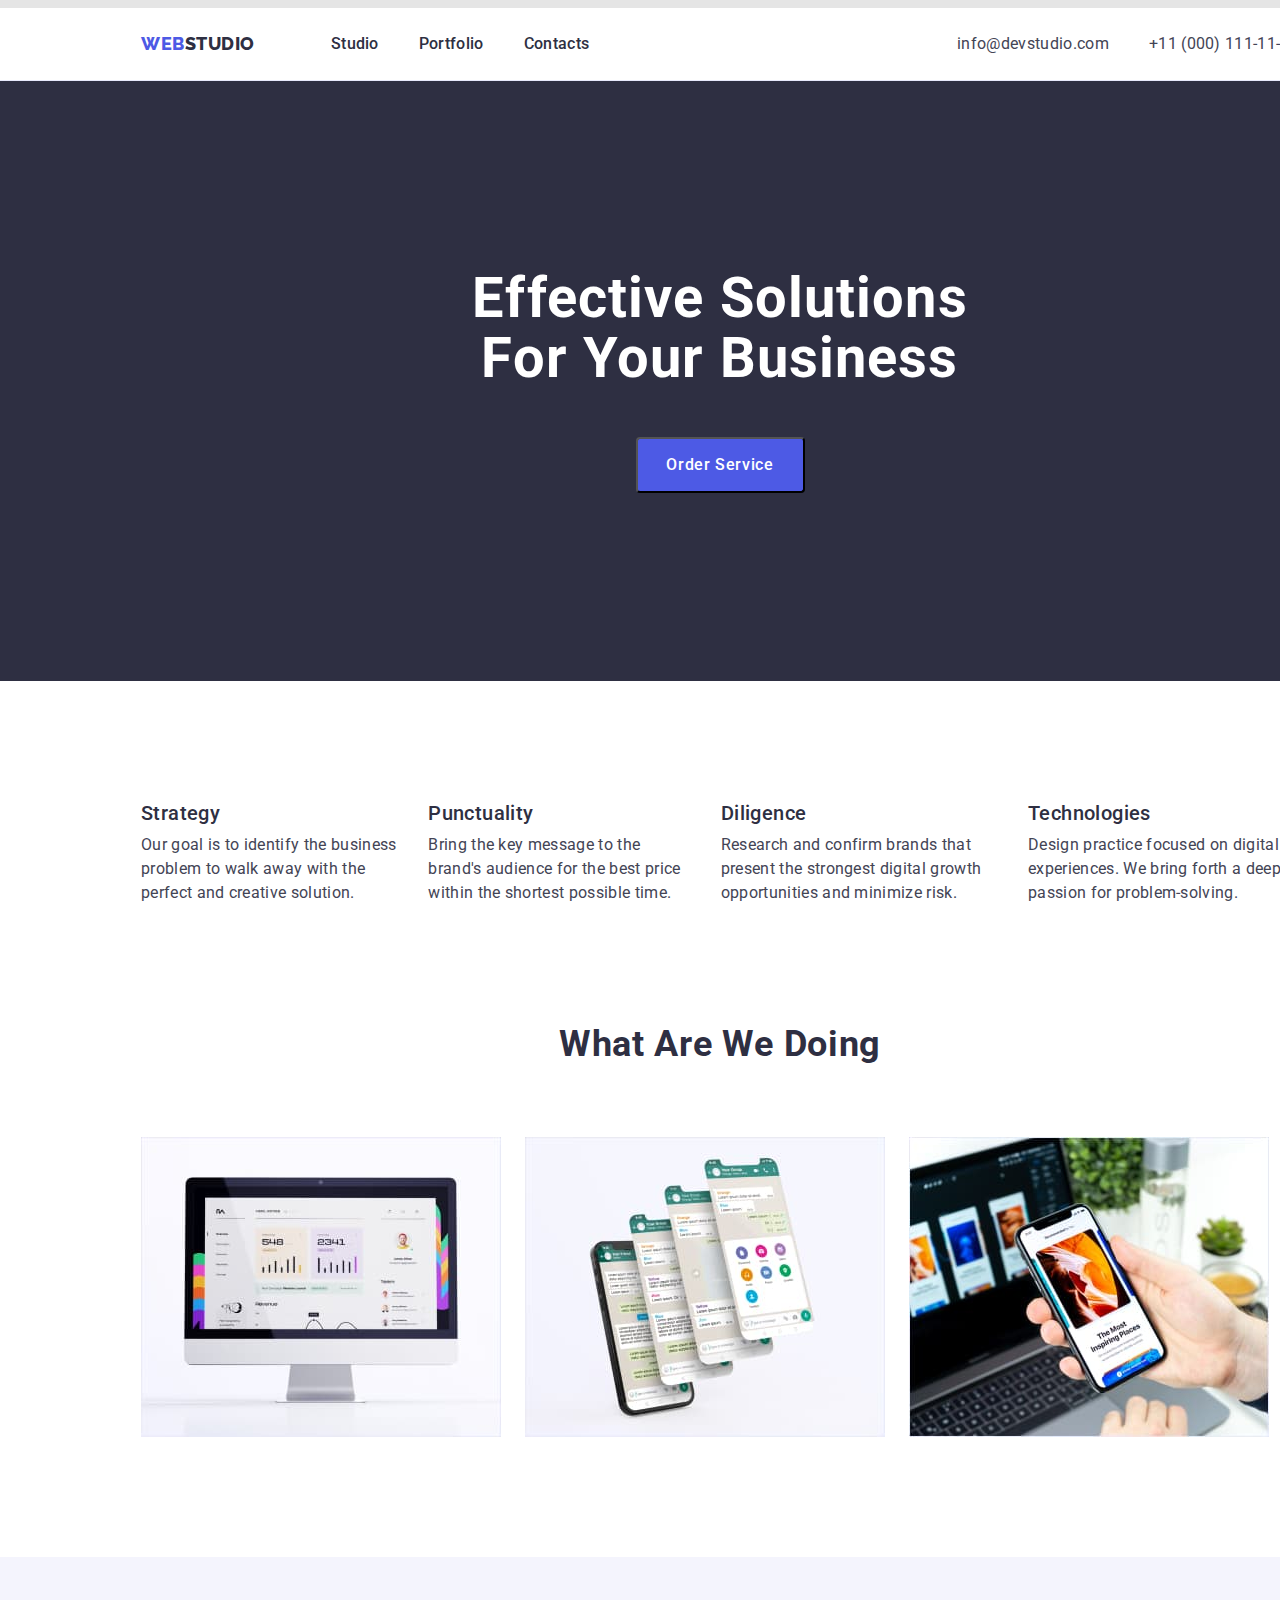
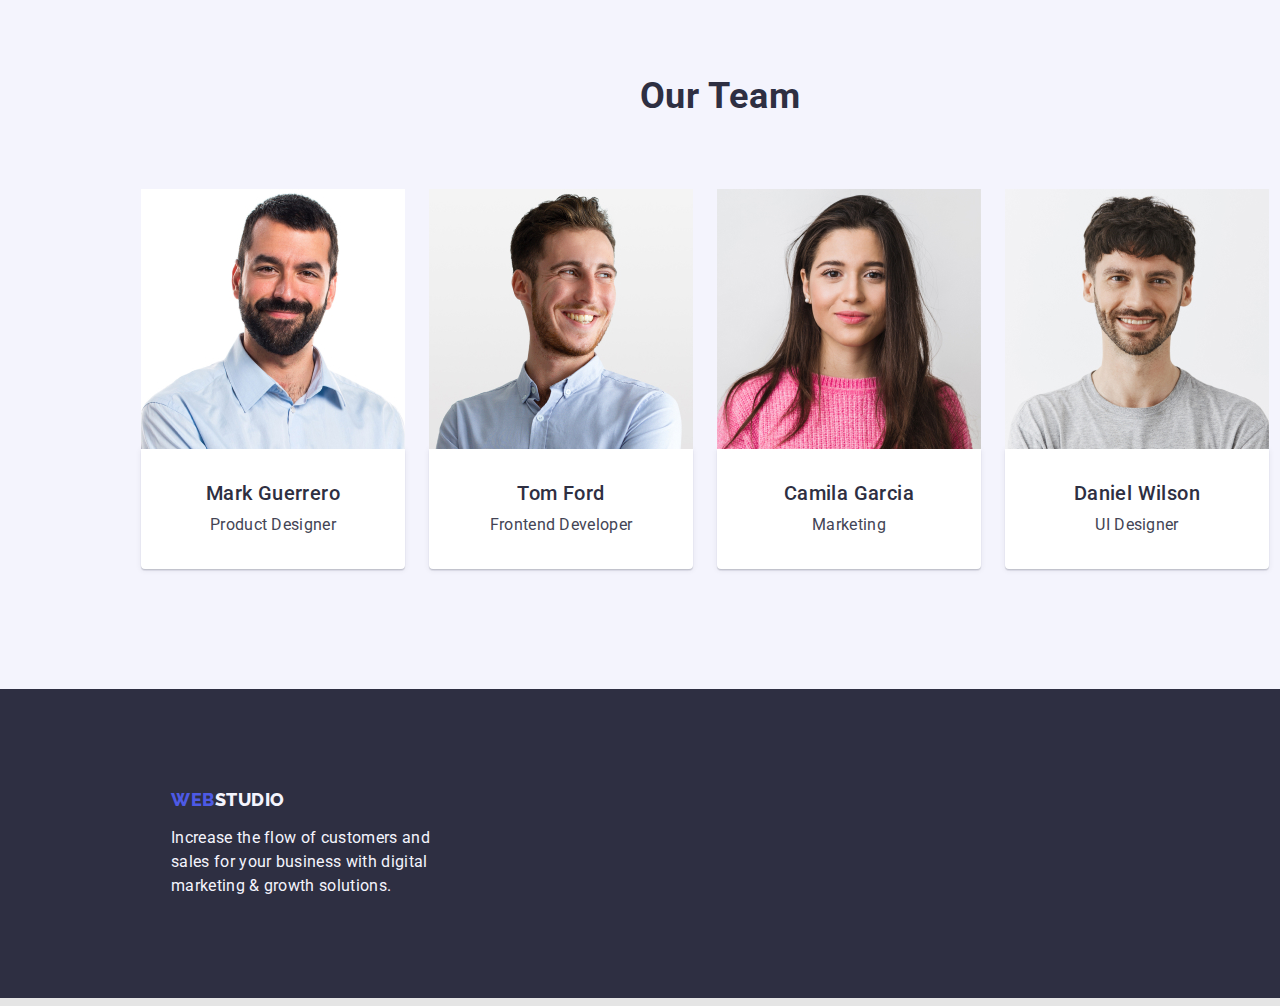
<file: index.html>
<!DOCTYPE html>
<html lang="en">
  <head>
    <meta charset="UTF-8" />
    <meta http-equiv="X-UA-Compatible" content="IE=edge" />
    <meta name="viewport" content="width=device-width, initial-scale=1.0" />

    <title>Studio</title>

    <link rel="preconnect" href="https://fonts.googleapis.com" />
    <link rel="preconnect" href="https://fonts.gstatic.com" crossorigin />
    <link
      href="https://fonts.googleapis.com/css2?family=Raleway:wght@800&family=Roboto:wght@400;500;700;900&display=swap"
      rel="stylesheet"
    />
    <!-- Сначала нормализатор стилей -->
    <link
      rel="stylesheet"
      href="https://cdnjs.cloudflare.com/ajax/libs/modern-normalize/1.1.0/modern-normalize.min.css"
      integrity="sha512-wpPYUAdjBVSE4KJnH1VR1HeZfpl1ub8YT/NKx4PuQ5NmX2tKuGu6U/JRp5y+Y8XG2tV+wKQpNHVUX03MfMFn9Q=="
      crossorigin="anonymous"
      referrerpolicy="no-referrer"
    />
    <!-- Потом мои стили -->
    <link href="./css/styles.css" rel="stylesheet" />
  </head>

  <body>
    <header class="header">
      <div class="container">
        <nav class="nav">
          <a class="logo link" href="./index.html"
            >Web<span class="logo header">Studio</span>
          </a>
          <ul class="nav list">
            <li><a class="nav link" href="./index.html">Studio</a></li>
            <li>
              <a class="nav link" href="./portfolio.html">Portfolio</a>
            </li>
            <li><a class="nav link" href="">Contacts</a></li>
          </ul>
        <ul class="address list">
          <li>
            <a class="address link" href="mailto:info@devstudio.com"
              >info@devstudio.com</a
            >
          </li>
          <li>
            <a class="address link" href="tel:+110001111111"
              >+11 (000) 111-11-11</a
            >
          </li>
        </ul>
      </div>
    </header>

    <main>
      <!-- Section 1 Hero -->
      <section class="hero">
        <div class="container hero">
          <h1 class="hero title">Effective Solutions for Your Business</h1>
          <button class="hero btn" type="button">Order Service</button>
        </div>
      </section>

      <!-- Section 2 Priorities -->
      <section class="priorities">
        <div class="container">
          <h2 class="priorities title" hidden>Our priorities</h2>
          <ul class="priorities list">
            <li class="priorities item">
              <h3 class="priorities subtitle">Strategy</h3>
              <p class="priorities text">
                Our goal is to identify the business problem to walk away with
                the perfect and creative solution.
              </p>
            </li>
            <li class="priorities item">
              <h3 class="priorities subtitle">Punctuality</h3>
              <p class="priorities text">
                Bring the key message to the brand's audience for the best price
                within the shortest possible time.
              </p>
            </li>
            <li class="priorities item">
              <h3 class="priorities subtitle">Diligence</h3>
              <p class="priorities text">
                Research and confirm brands that present the strongest digital
                growth opportunities and minimize risk.
              </p>
            </li>
            <li class="priorities item">
              <h3 class="priorities subtitle">Technologies</h3>
              <p class="priorities text">
                Design practice focused on digital experiences. We bring forth a
                deep passion for problem-solving.
              </p>
            </li>
          </ul>
        </div>
      </section>

      <!-- Section 3 Doing -->
      <section class="doing">
        <div class="container">
          <h2 class="doing title">What are we doing</h2>
          <ul class="doing list">
            <li class="doing item">
              <img
                class="doing item"
                src="./images/index/prod-1.jpg"
                alt="Laptop"
                width="360"
                height="300"
              />
            </li>
            <li class="doing item">
              <img
                src="./images/index/prod-2.jpg"
                alt="Mobile"
                width="360"
                height="300"
              />
            </li>
            <li class="doing item">
              <img
                class=""
                src="./images/index/prod-3.jpg"
                alt="Laptop and Mobile"
                width="360"
                height="300"
              />
            </li>
          </ul>
        </div>
      </section>

      <!-- Section 4 Team -->
      <section class="team">
        <div class="container">
          <h2 class="team title">Our Team</h2>
          <ul class="team list">
            <li class="team item">
              <img
                src="./images/index/team-1.jpg"
                alt="portrait"
                width="264"
                height="260"
              />
              <div class="team signature">
              <h3 class="team subtitle">Mark Guerrero</h3>
              <p class="team text">Product Designer</p></div>
            </li>
            <li class="team item">
              <img
                src="./images/index/team-2.jpg"
                alt="Portrait"
                width="264"
                height="260"
              /><div class="team signature">
              <h3 class="team subtitle">Tom Ford</h3>
              <p class="team text">Frontend Developer</p></div>
            </li>
            <li class="team item">
              <img
                src="./images/index/team-3.jpg"
                alt="Portrait"
                width="264"
                height="260"
              /><div class="team signature">
              <h3 class="team subtitle">Camila Garcia</h3>
              <p class="team text">Marketing</p></div>
            </li>
            <li class="team item">
              <img
                src="./images/index/team-4.jpg"
                alt="Portrait"
                width="264"
                height="260"
              /><div class="team signature">
              <h3 class="team subtitle">Daniel Wilson</h3>
              <p class="team text">UI Designer</p></div>
            </li>
          </ul>
        </div>
      </section>
    </main>

    <!-- FOOTER Подвал страницы -->
    <footer class="footer">
      <div class="container box">
        <a class="logo link" href="./index.html"
          >Web<span class="logo footer">Studio</span>
        </a>
        <p class="footer item text">
          Increase the flow of customers and sales for your business with
          digital marketing & growth solutions.
        </p>
      </div>
    </footer>
  </body>
</html>
</file>
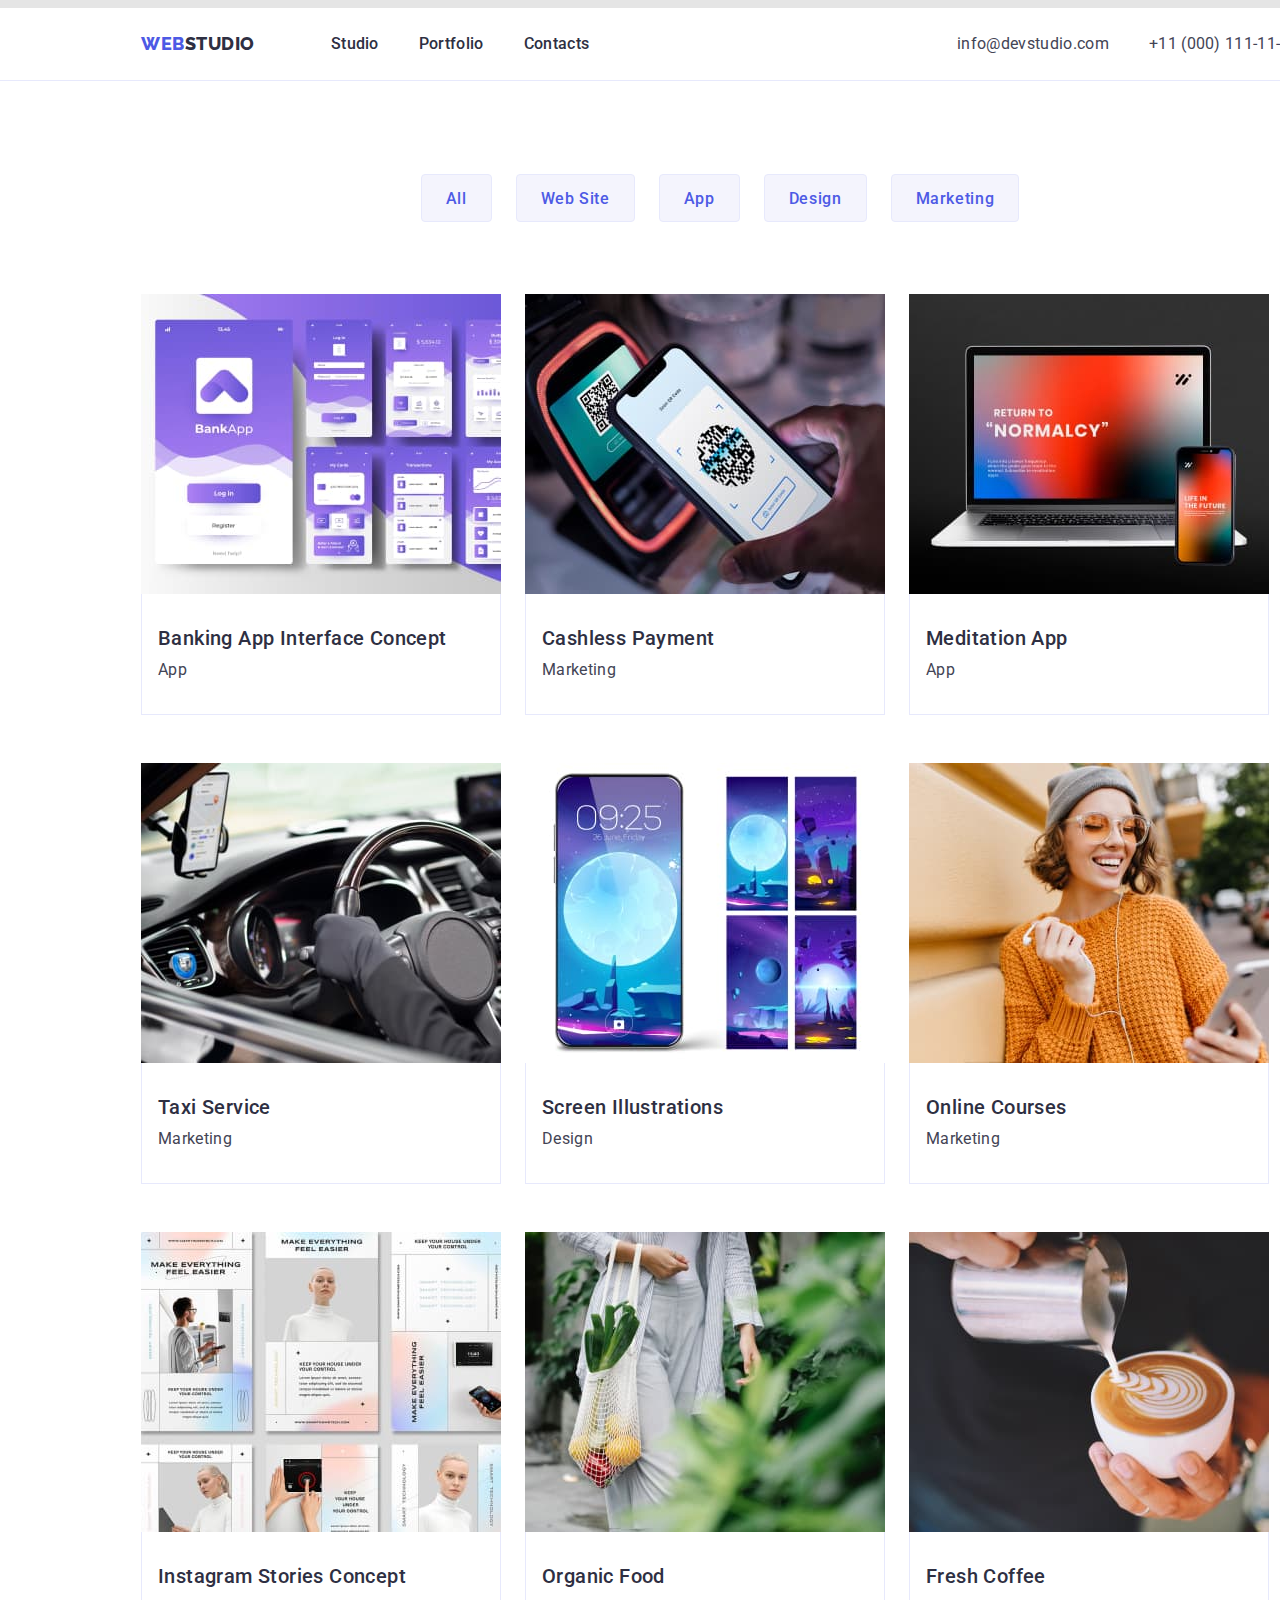
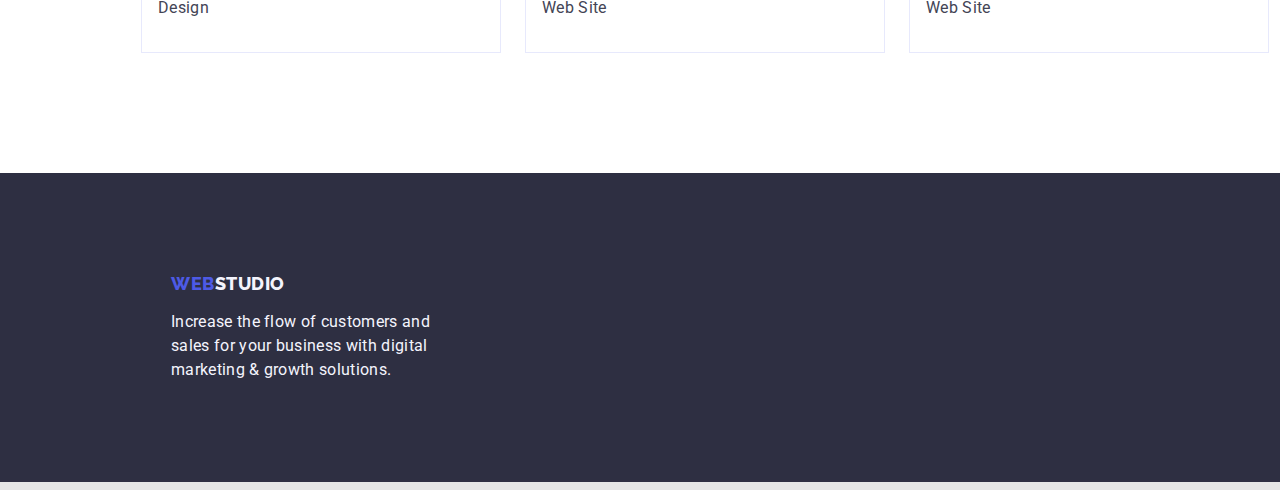
<file: portfolio.html>
<!DOCTYPE html>
<html lang="en">
  <head>
    <meta charset="UTF-8" />
    <meta http-equiv="X-UA-Compatible" content="IE=edge" />
    <meta name="viewport" content="width=device-width, initial-scale=1.0" />

    <title>Portfolio</title>
    <link rel="preconnect" href="https://fonts.googleapis.com" />
    <link rel="preconnect" href="https://fonts.gstatic.com" crossorigin />
    <link
      href="https://fonts.googleapis.com/css2?family=Raleway:wght@800&family=Roboto:wght@400;500;700;900&display=swap"
      rel="stylesheet"
    />

    <!-- Сначала нормализатор стилей -->
    <link
      rel="stylesheet"
      href="https://cdnjs.cloudflare.com/ajax/libs/modern-normalize/1.1.0/modern-normalize.min.css"
      integrity="sha512-wpPYUAdjBVSE4KJnH1VR1HeZfpl1ub8YT/NKx4PuQ5NmX2tKuGu6U/JRp5y+Y8XG2tV+wKQpNHVUX03MfMFn9Q=="
      crossorigin="anonymous"
      referrerpolicy="no-referrer"
    />
    <!-- Потом мои стили -->
    <link href="./css/styles.css" rel="stylesheet" />
  </head>

  <body>
    <header class="header">
      <div class="container">
        <nav class="nav">
          <a class="logo link" href="./index.html"
            >Web<span class="logo header">Studio</span>
          </a>
          <ul class="nav list">
            <li><a class="nav link" href="./index.html">Studio</a></li>
            <li>
              <a class="nav link" href="./portfolio.html">Portfolio</a>
            </li>
            <li><a class="nav link" href="">Contacts</a></li>
          </ul>
          <ul class="address list">
            <li>
              <a class="address link" href="mailto:info@devstudio.com"
                >info@devstudio.com</a
              >
            </li>
            <li>
              <a class="address link" href="tel:+110001111111"
                >+11 (000) 111-11-11</a
              >
            </li>
          </ul>
        </nav>
      </div>
    </header>

    <main>
      <!-- Section Portfolio -->
      <section class="portfolio">
        <div class="container">
          <div class="filter">
          <h1 hidden>Hero filter</h1>
          <ul class="filter list">
            <li><button class="list btn" type="button">All</button></li>
            <li><button class="list btn" type="button">Web Site</button></li>
            <li><button class="list btn" type="button">App</button></li>
            <li><button class="list btn" type="button">Design</button></li>
            <li><button class="list btn" type="button">Marketing</button></li>
          </ul>
        </div>

        <div class="cards">
          <h2 hidden>Cards</h2>
          <ul class="card list">
            <!-- Card #1 -->
            <li class="card item">
              <a href="#" class="link">
                <img
                  src="./images/portfolio/img-1.jpg"
                  alt="Banking App Interface Concept"
                  width="360"
                  height="300"
                />
                <div class="card signature">
                  <h3 class="card subtitle">Banking App Interface Concept</h3>
                <p class="card text">App</p>
                </div>
              </a>
            </li>

            <!-- Card #2 -->
            <li class="card item">
              <a href="#" class="link">
                <img
                  src="./images/portfolio/img-2.jpg"
                  alt="Cashless Payment"
                  width="360"
                  height="300"
                />
                <div class="card signature">
                <h3 class="card subtitle">Cashless Payment</h3>
                <p class="card text">Marketing</p>
                </div>
              </a>
            </li>

            <li class="card item">
              <a href="#" class="link">
                <img
                  src="./images/portfolio/img-3.jpg"
                  alt="Meditation App"
                  width="360"
                  height="300"
                />
                <div class="card signature">
                <h3 class="card subtitle">Meditation App</h3>
                <p class="card text">App</p>
                </div>
              </a>
            </li>

            <!-- Card #4 -->
            <li class="card item">
              <a href="#" class="link">
                <img
                  src="./images/portfolio/img-4.jpg"
                  alt="Taxi Service"
                  width="360"
                  height="300"
                />
                <div class="card signature">
                <h3 class="card subtitle">Taxi Service</h3>
                <p class="card text">Marketing</p>
                </div>
              </a>
            </li>

            <!-- Card #5 -->
            <li class="card item">
              <a href="#" class="link">
                <img
                  src="./images/portfolio/img-5.jpg"
                  alt="Cashless Payment"
                  width="360"
                  height="300"
                />
                <div class="card signature">
                <h3 class="card subtitle">Screen Illustrations</h3>
                <p class="card text">Design</p>
                </div>
              </a>
            </li>

            <!-- Card #6 -->
            <li class="card item">
              <a href="#" class="link">
                <img
                  src="./images/portfolio/img-6.jpg"
                  alt="Meditation App"
                  width="360"
                  height="300"
                />
                <div class="card signature">
                <h3 class="card subtitle">Online Courses</h3>
                <p class="card text">Marketing</p>
                </div>
              </a>
            </li>

            <!-- Card #7 -->
            <li class="card item">
              <a href="#" class="link">
                <img
                  src="./images/portfolio/img-7.jpg"
                  alt="Instagram Stories Concep"
                  width="360"
                  height="300"
                />
                <div class="card signature">
                <h3 class="card subtitle">Instagram Stories Concept</h3>
                <p class="card text">Design</p>
                </div>
              </a>
            </li>

            <!-- Card #8 -->
            <li class="card item">
              <a href="#" class="link">
                <img
                  src="./images/portfolio/img-8.jpg"
                  alt="Cashless Payment"
                  width="360"
                  height="300"
                />
                <div class="card signature">
                <h3 class="card subtitle">Organic Food</h3>
                <p class="card text">Web Site</p>
                </div>
              </a>
            </li>

            <!-- Card #9 -->
            <li class="card item">
              <a href="#" class="link">
                <img
                  src="./images/portfolio/img-9.jpg"
                  alt="Meditation App"
                  width="360"
                  height="300"
                />
                <div class="card signature">
                <h3 class="card subtitle">Fresh Coffee</h3>
                <p class="card text">Web Site</p>
                </div>
              </a>
            </li>
          </ul>
        </div>

    </main>

    <!-- FOOTER Подвал страницы -->
    <footer class="footer">
      <div class="container box">
       <a class="logo link" href="./index.html"
          >Web<span class="logo footer">Studio</span>
        </a>
        <p class="footer item text">
          Increase the flow of customers and sales for your business with
          digital marketing & growth solutions.
        </p>
      </div>
    </footer>
  </section>
  </body>
</html>
</file>
<file: css/styles.css>
:root {
  --body-background-color: #e5e5e5;
  --logo-color: #4d5ae5;
  --logo-header-color: #2e2f42;
  --logo-footer-color: #f4f4fd;
  --nav-background-color: #ffffff;
  --nav-color: #2e2f42;
  --nav-hoverfocus-color: #404bbf;
  --address-color: #434455;
  --hero-background-color: #2e2f42;
  --hero-title-color: #ffffff;
  --hero-btn-background-color: #4d5ae5;
  --hero-btn-color: #ffffff;
  --hero-btn-hoverfocus-background-color: #404bbf;
  --list-btn-color: #4d5ae5;
  --list-btn-background-color: #f4f4fd;
  --list-btn-hoverfocus-background-color: #404bbf;
  --list-btn-hoverfocus-color: #ffffff;
  --portfolio-background-color: #ffffff;
  --priorities-background-color: #ffffff;
  --doing-background-color: #ffffff;
  --main-title-color: #2e2f42;
  --main-subtitle-color: #2e2f42;
  --main-text-color: #434455;
  --team-background-color: #f4f4fd;
  --team-item-background-color: #ffffff;
  --footer-background-color: #2e2f42;
  --footer-color: #f4f4fd;
}

/*--- Всегда делаем Сброс всех стилей браузера, для удобвства!---*/
p,
h1,
h2,
h3,
h4,
h5,
h6 {
  margin: 0;
}
ul {
  margin: 0;
  padding-left: 0;
}
address {
  font-style: normal;
}
button {
  cursor: pointer;
}
img {
  display: block;
}
.list {
  list-style: none;
}
.link {
  text-decoration: none;
}
/*--- задаем размер контейнера всей старницы---*/
.container {
  width: 1158px;
  padding-left: 15px;
  padding-right: 15px;
  margin-left: auto;
  margin-right: auto;
}

/*--- задаем стандартные значения для всей страницы---*/
body {
  width: 1440px;
  margin-left: auto;
  margin-right: auto;
  background-color: var(--body-background-color);
  font-family: 'Roboto', sans-serif;
  color: #434455;
}

.title {
  font-weight: 700;
  font-size: 36px;
  line-height: 1.11;
  text-align: center;
  letter-spacing: 0.02em;
  text-transform: capitalize;
  color: var(--main-title-color);
}

.subtitle {
  font-weight: 500;
  font-size: 20px;
  line-height: 1.2;
  letter-spacing: 0.02em;
  color: var(--main-subtitle-color);
}

.text {
  font-size: 16px;
  line-height: 1.5;
  letter-spacing: 0.02em;
  color: var(--main-text-color);
}

/*------------------ Header ---------------------------*/
/*-------LOGO+NAV Studio+Portfolio pages --------*/
header {
  background-color: var(--nav-background-color);
  border-bottom: 1px solid #e7e9fc;
}
.header div {
  padding-top: 24px;
  padding-bottom: 24px;
}
a.logo {
  font-family: 'Raleway', sans-serif;
  font-weight: 800;
  font-size: 18px;
  line-height: 1.17;
  letter-spacing: 0.03em;
  text-transform: uppercase;
  color: var(--logo-color);
}
span.logo.header {
  color: var(--logo-header-color);
}

.nav {
  display: flex;
  align-items: center;
}
.nav.list {
  display: flex;
  margin-left: 76px;
  gap: 40px;
}
.nav.link {
  font-weight: 500;
  font-size: 16px;
  line-height: 1.5;
  letter-spacing: 0.02em;
  color: var(--nav-color);
  background-color: var(--nav-background-color);
}
.nav.link:hover,
.nav.link:focus {
  color: var(--nav-hoverfocus-color);
}

.address {
  font-size: 16px;
  line-height: 1.5;
  letter-spacing: 0.02em;
  display: flex;
  margin-left: auto;
}
.address.link {
  color: var(--address-color);
}
.address.link:hover,
.address.link:focus {
  color: #404bbf;
}
.address.list {
  gap: 40px;
}

/*-- Section Portfolio filter list --*/
ul.filter.list {
  padding-top: 93px;
  padding-bottom: 72px;
  display: flex;
  align-items: flex-start;
  gap: 24px;
  justify-content: center;
}
button.list.btn {
  height: 48px;
  font-family: inherit;
  font-weight: 500;
  font-size: 16px;
  line-height: 1.5;
  letter-spacing: 0.04em;
  color: var(--list-btn-color);
  background-color: var(--list-btn-background-color);
  align-items: center;
  padding: 12px 24px;
  border: 1px solid #e7e9fc;
  border-radius: 4px;
}
button.list.btn:hover,
button.list.btn:focus {
  background-color: var(--list-btn-hoverfocus-background-color);
  color: var(--list-btn-hoverfocus-color);
}

/*--------------Portfolio page. MAIN ---------------*/
section.portfolio {
  background-color: var(--portfolio-background-color);
}
div.cards {
  padding-bottom: 120px;
}

ul.card.list {
  display: flex;
  flex-wrap: wrap;
  row-gap: 48px;
  column-gap: 24px;
}
div.card.signature {
  border: 1px solid #e7e9fc;
  border-top: none;
}
h3.card.subtitle {
  padding-top: 32px;
  padding-left: 16px;
}
p.card.text {
  padding-top: 8px;
  padding-left: 16px;
  padding-bottom: 32px;
}

/*--------------------Section 1 Hero -----------------------*/
section.hero {
  background-color: var(--hero-background-color);
}
div.container.hero {
  padding-top: 188px;
  padding-bottom: 292px;
  box-sizing: content-box;
  width: 496px;
  height: 120px;
  text-align: center;
}

h1.hero.title {
  font-weight: 700;
  font-size: 56px;
  line-height: 1.07;
  letter-spacing: 0.02em;
  color: var(--hero-title-color);
  padding-bottom: 48px;
}
button.hero.btn {
  width: 169px;
  height: 56px;
  font-family: inherit;
  font-weight: 500;
  font-size: 16px;
  line-height: 1.5;
  letter-spacing: 0.04em;
  color: var(--hero-btn-color);
  background-color: var(--hero-btn-background-color);
  border-radius: 4px;
  margin-right: auto;
}
button.hero.btn:hover,
button.hero.btn:focus {
  background-color: var(--hero-btn-hoverfocus-background-color);
}

/*---------------------- Section 2 Priorities -----------------------*/
section.priorities {
  padding-top: 120px;
  background-color: var(--priorities-background-color);
}

ul.priorities.list {
  display: flex;
  align-items: center;
  gap: 24px;
}

h3.priorities.subtitle {
  padding-bottom: 8px;
}
/*---------------------- Section 3 Doing -----------------------*/
section.doing {
  padding-top: 120px;
  padding-bottom: 120px;
  background-color: var(--doing-background-color);
}
ul.doing.list {
  padding-top: 72px;
  display: flex;
  align-items: center;
  gap: 24px;
}
/*------------------ Section 4 Team -----------------*/
section.team {
  box-sizing: border-box;
  background-color: var(--team-background-color);
  padding-top: 120px;
  padding-bottom: 120px;
}
h2.team.title {
  padding-bottom: 72px;
}

ul.team.list {
  display: flex;
  align-items: center;
  gap: 24px;
  text-align: center;
}
li.team.item {
  width: 264px;
  height: 380px;
  box-sizing: border-box;
}
div.team.signature {
  background: var(--team-item-background-color);
  box-shadow: 0px 1px 6px rgba(46, 47, 66, 0.08),
    0px 1px 1px rgba(46, 47, 66, 0.16), 0px 2px 1px rgba(46, 47, 66, 0.08);
  border-radius: 0px 0px 4px 4px;
  border-top: none;
}
h3.team.subtitle {
  padding-top: 32px;
  padding: auto;
}
p.team.text {
  padding-top: 8px;
  padding-bottom: 32px;
}
/*-------------- FOOTER - Подвал страницы ---------------*/
footer {
  background-color: var(--footer-background-color);
  padding-top: 100px;
  padding-bottom: 100px;
}
div.container.box {
  box-sizing: content-box;
  width: 264px;
  margin-left: 156px;
}

span.logo.footer {
  color: var(--logo-footer-color);
}
p.footer.item.text {
  color: var(--footer-color);
  padding-top: 16px;
}
</file>
